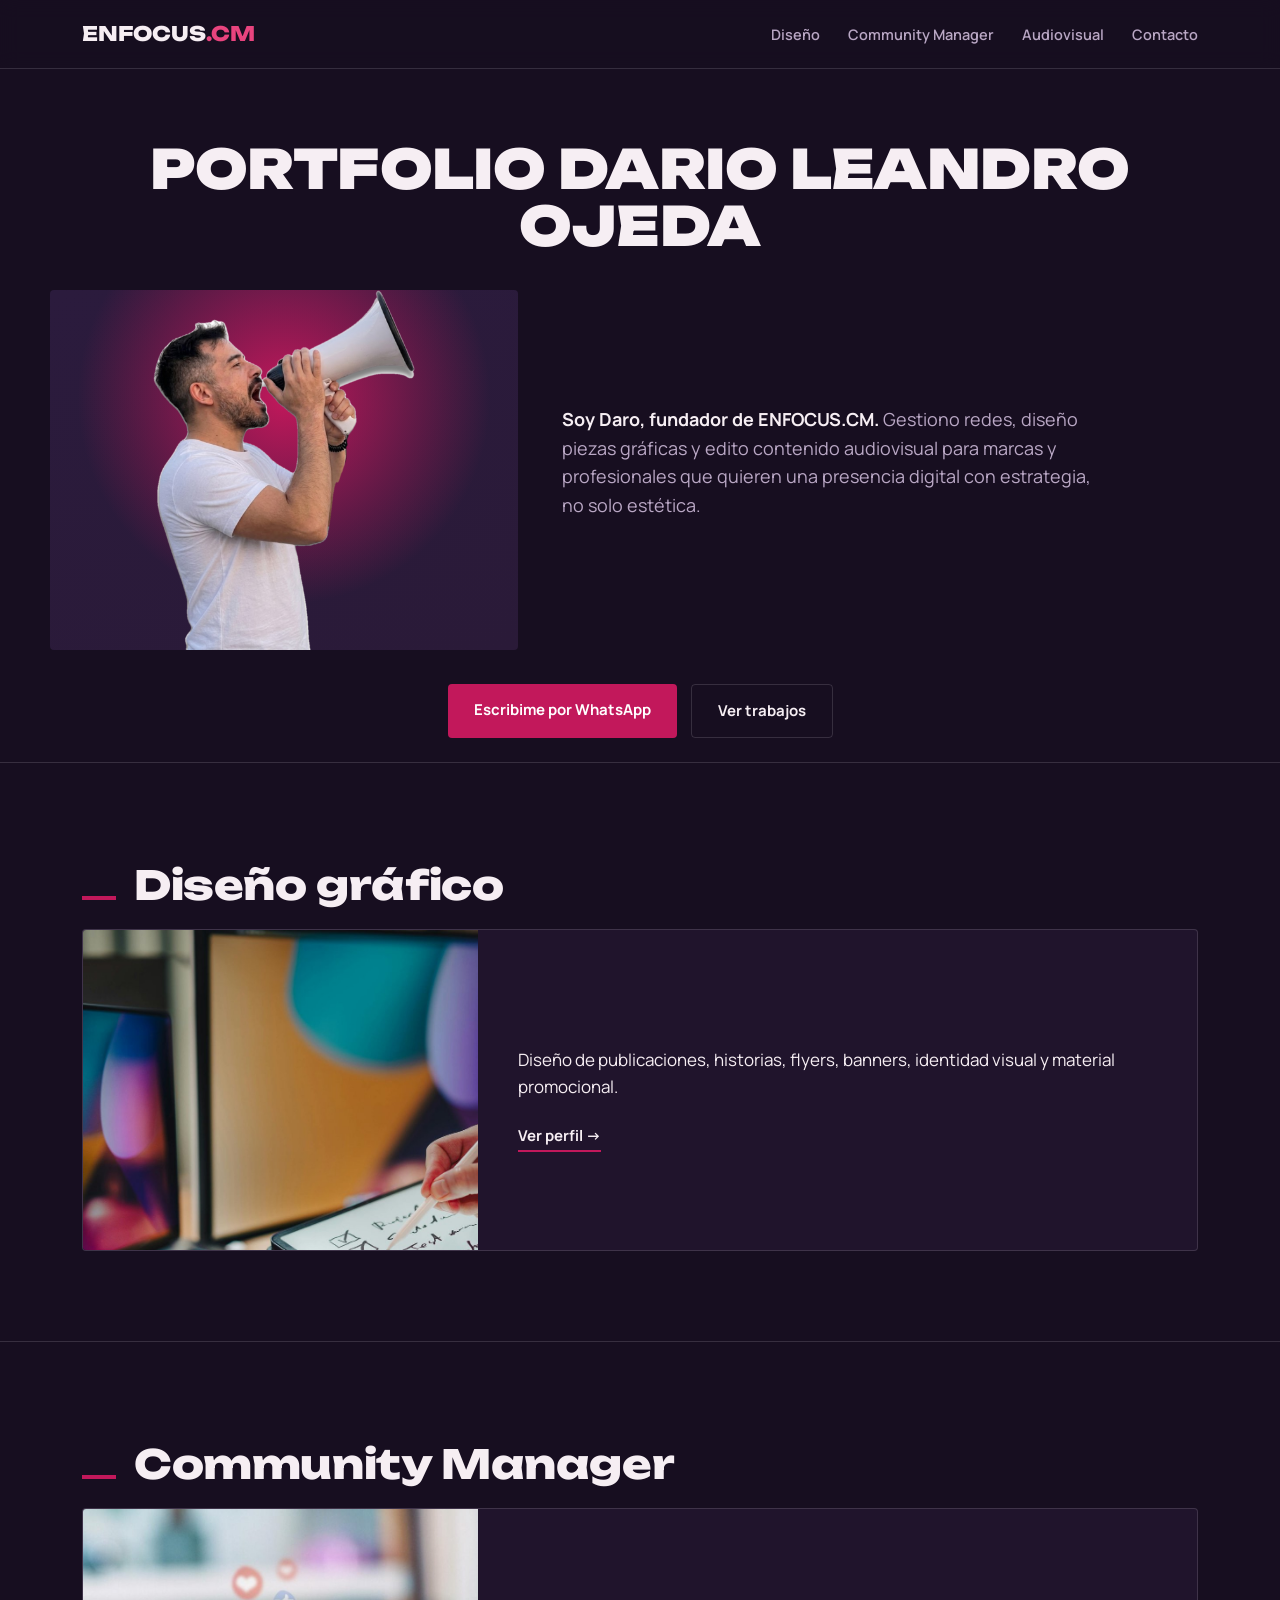
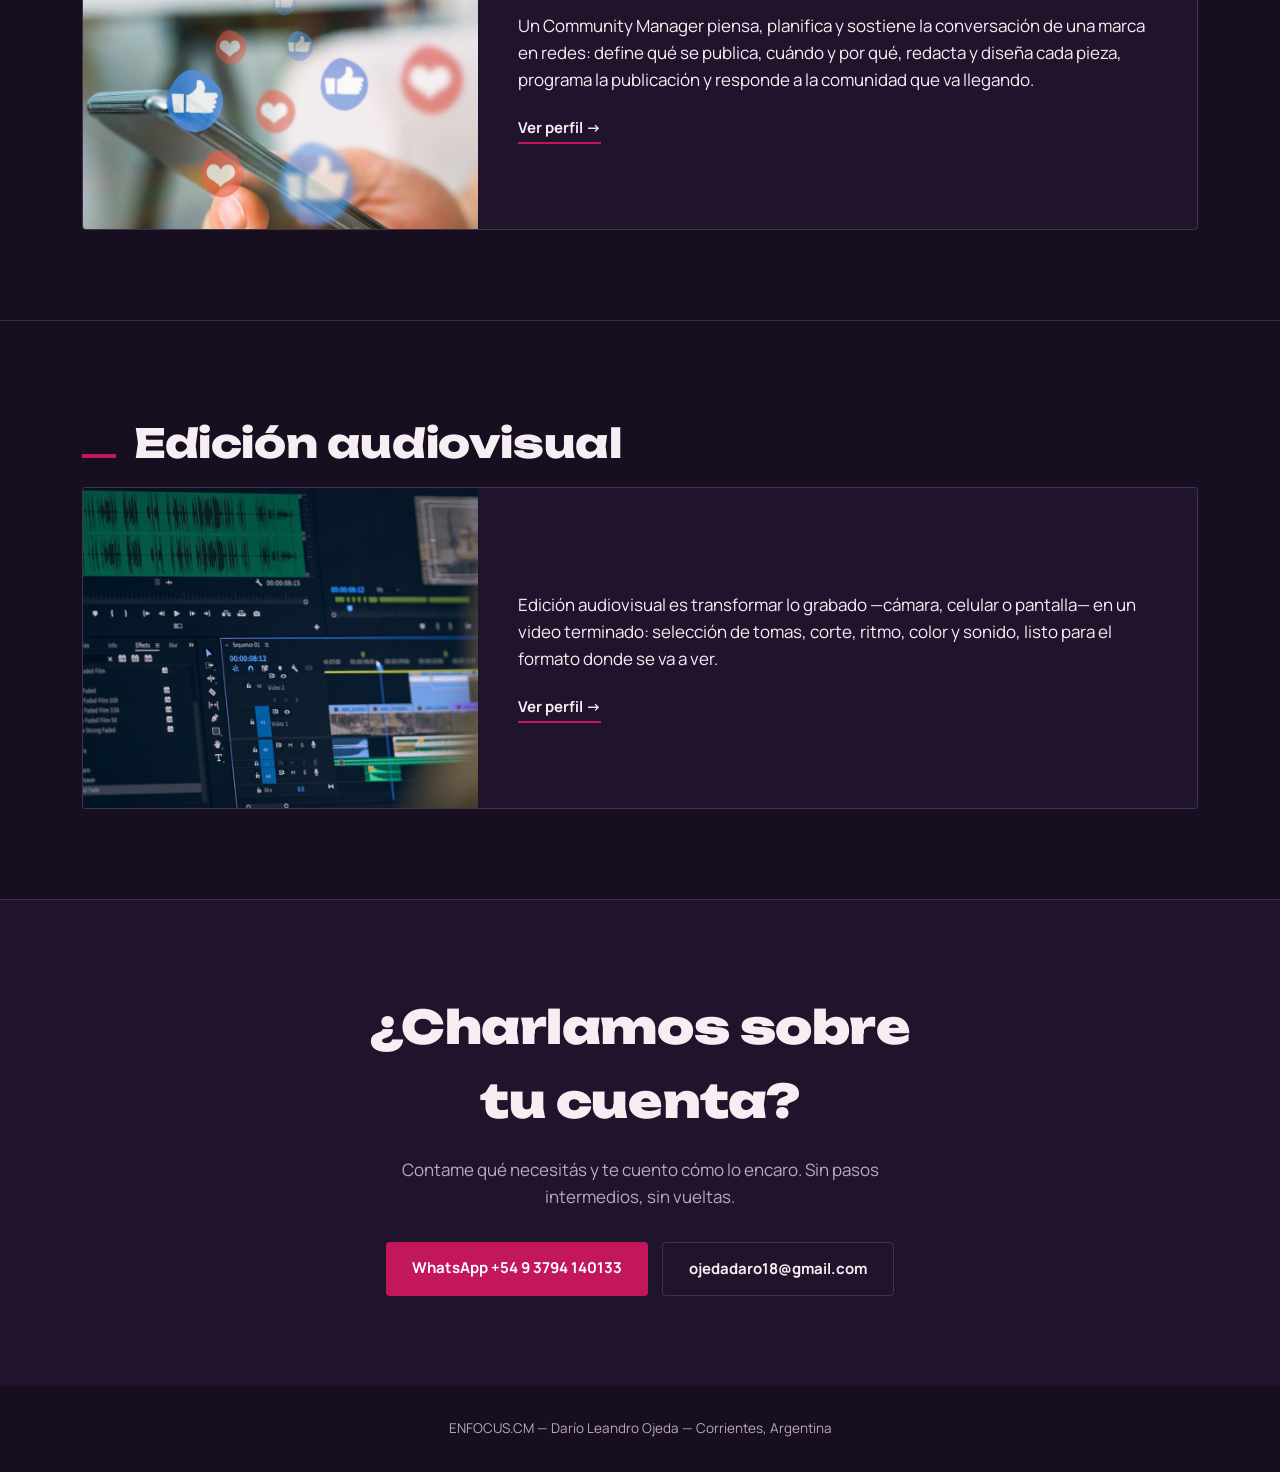
<file: index.html>
<!DOCTYPE html>
<html lang="es-AR">
<head>
<meta charset="UTF-8">
<meta name="viewport" content="width=device-width, initial-scale=1.0">
<title>Portfolio Darío Leandro Ojeda — ENFOCUS.CM</title>
<meta name="description" content="Portafolio de Darío Ojeda (ENFOCUS.CM) — diseño gráfico, gestión de redes y edición audiovisual para marcas y profesionales.">
<link rel="preconnect" href="https://fonts.googleapis.com">
<link rel="preconnect" href="https://fonts.gstatic.com" crossorigin>
<link href="https://fonts.googleapis.com/css2?family=Unbounded:wght@400;600;800;900&family=Manrope:wght@400;500;600;700;800&display=swap" rel="stylesheet">
<link rel="stylesheet" href="./assets/style.css">
</head>
<body>

<header>
  <div class="nav-inner">
    <a class="wordmark" href="#top">ENFOCUS<span>.CM</span></a>
    <nav>
      <ul>
        <li><a href="#diseno">Diseño</a></li>
        <li><a href="#community-manager">Community Manager</a></li>
        <li><a href="#audiovisual">Audiovisual</a></li>
        <li><a href="#contacto">Contacto</a></li>
      </ul>
    </nav>
  </div>
</header>

<main id="top">

  <!-- HERO + SOBRE MI -->
  <div class="hero wrap">
    <h1>PORTFOLIO DARIO LEANDRO OJEDA</h1>

    <div class="about-row" id="sobre-mi">
      <div class="about-photo">
        <img src="./assets/hero-daro.png" alt="Darío Ojeda, fundador de ENFOCUS.CM">
      </div>
      <p><strong>Soy Daro, fundador de ENFOCUS.CM.</strong> Gestiono redes, diseño piezas gráficas y edito contenido audiovisual para marcas y profesionales que quieren una presencia digital con estrategia, no solo estética.</p>
    </div>

    <div class="hero-ctas">
      <a class="btn btn-primary" href="https://wa.me/5493794140133" target="_blank" rel="noopener">Escribime por WhatsApp</a>
      <a class="btn btn-ghost" href="#diseno">Ver trabajos</a>
    </div>
  </div>

  <!-- DISEÑO GRÁFICO -->
  <section id="diseno">
    <div class="wrap">
      <div class="section-head">
        <span class="bar"></span>
        <h2>Diseño gráfico</h2>
      </div>

      <div class="service-card">
        <div class="shot"><img src="./assets/diseno-hero.jpg" alt="Diseño gráfico ENFOCUS.CM"></div>
        <div class="service-card-body">
          <p>Diseño de publicaciones, historias, flyers, banners, identidad visual y material promocional.</p>
          <a class="link" href="diseno.html" target="_blank" rel="noopener">Ver perfil →</a>
        </div>
      </div>
    </div>
  </section>

  <!-- COMMUNITY MANAGER -->
  <section id="community-manager">
    <div class="wrap">
      <div class="section-head">
        <span class="bar"></span>
        <h2>Community Manager</h2>
      </div>

      <div class="service-card">
        <div class="shot"><img src="./assets/cm-hero.jpg" alt="Community Manager ENFOCUS.CM"></div>
        <div class="service-card-body">
          <p>Un Community Manager piensa, planifica y sostiene la conversación de una marca en redes: define qué se publica, cuándo y por qué, redacta y diseña cada pieza, programa la publicación y responde a la comunidad que va llegando.</p>
          <a class="link" href="community-manager.html" target="_blank" rel="noopener">Ver perfil →</a>
        </div>
      </div>
    </div>
  </section>

  <!-- AUDIOVISUAL -->
  <section id="audiovisual">
    <div class="wrap">
      <div class="section-head">
        <span class="bar"></span>
        <h2>Edición audiovisual</h2>
      </div>

      <div class="service-card">
        <div class="shot"><img src="./assets/audiovisual-hero.jpg" alt="Edición audiovisual ENFOCUS.CM"></div>
        <div class="service-card-body">
          <p>Edición audiovisual es transformar lo grabado —cámara, celular o pantalla— en un video terminado: selección de tomas, corte, ritmo, color y sonido, listo para el formato donde se va a ver.</p>
          <a class="link" href="audiovisual.html" target="_blank" rel="noopener">Ver perfil →</a>
        </div>
      </div>
    </div>
  </section>

  <!-- CONTACTO -->
  <section id="contacto">
    <div class="wrap contact-inner">
      <h2>¿Charlamos sobre tu cuenta?</h2>
      <p>Contame qué necesitás y te cuento cómo lo encaro. Sin pasos intermedios, sin vueltas.</p>
      <div class="contact-ctas">
        <a class="btn btn-primary" href="https://wa.me/5493794140133" target="_blank" rel="noopener">WhatsApp +54 9 3794 140133</a>
        <a class="btn btn-ghost" href="mailto:ojedadaro18@gmail.com">ojedadaro18@gmail.com</a>
      </div>
    </div>
  </section>

</main>

<footer>
  <div class="wrap">ENFOCUS.CM — Darío Leandro Ojeda — Corrientes, Argentina</div>
</footer>

</body>
</html>
</file>
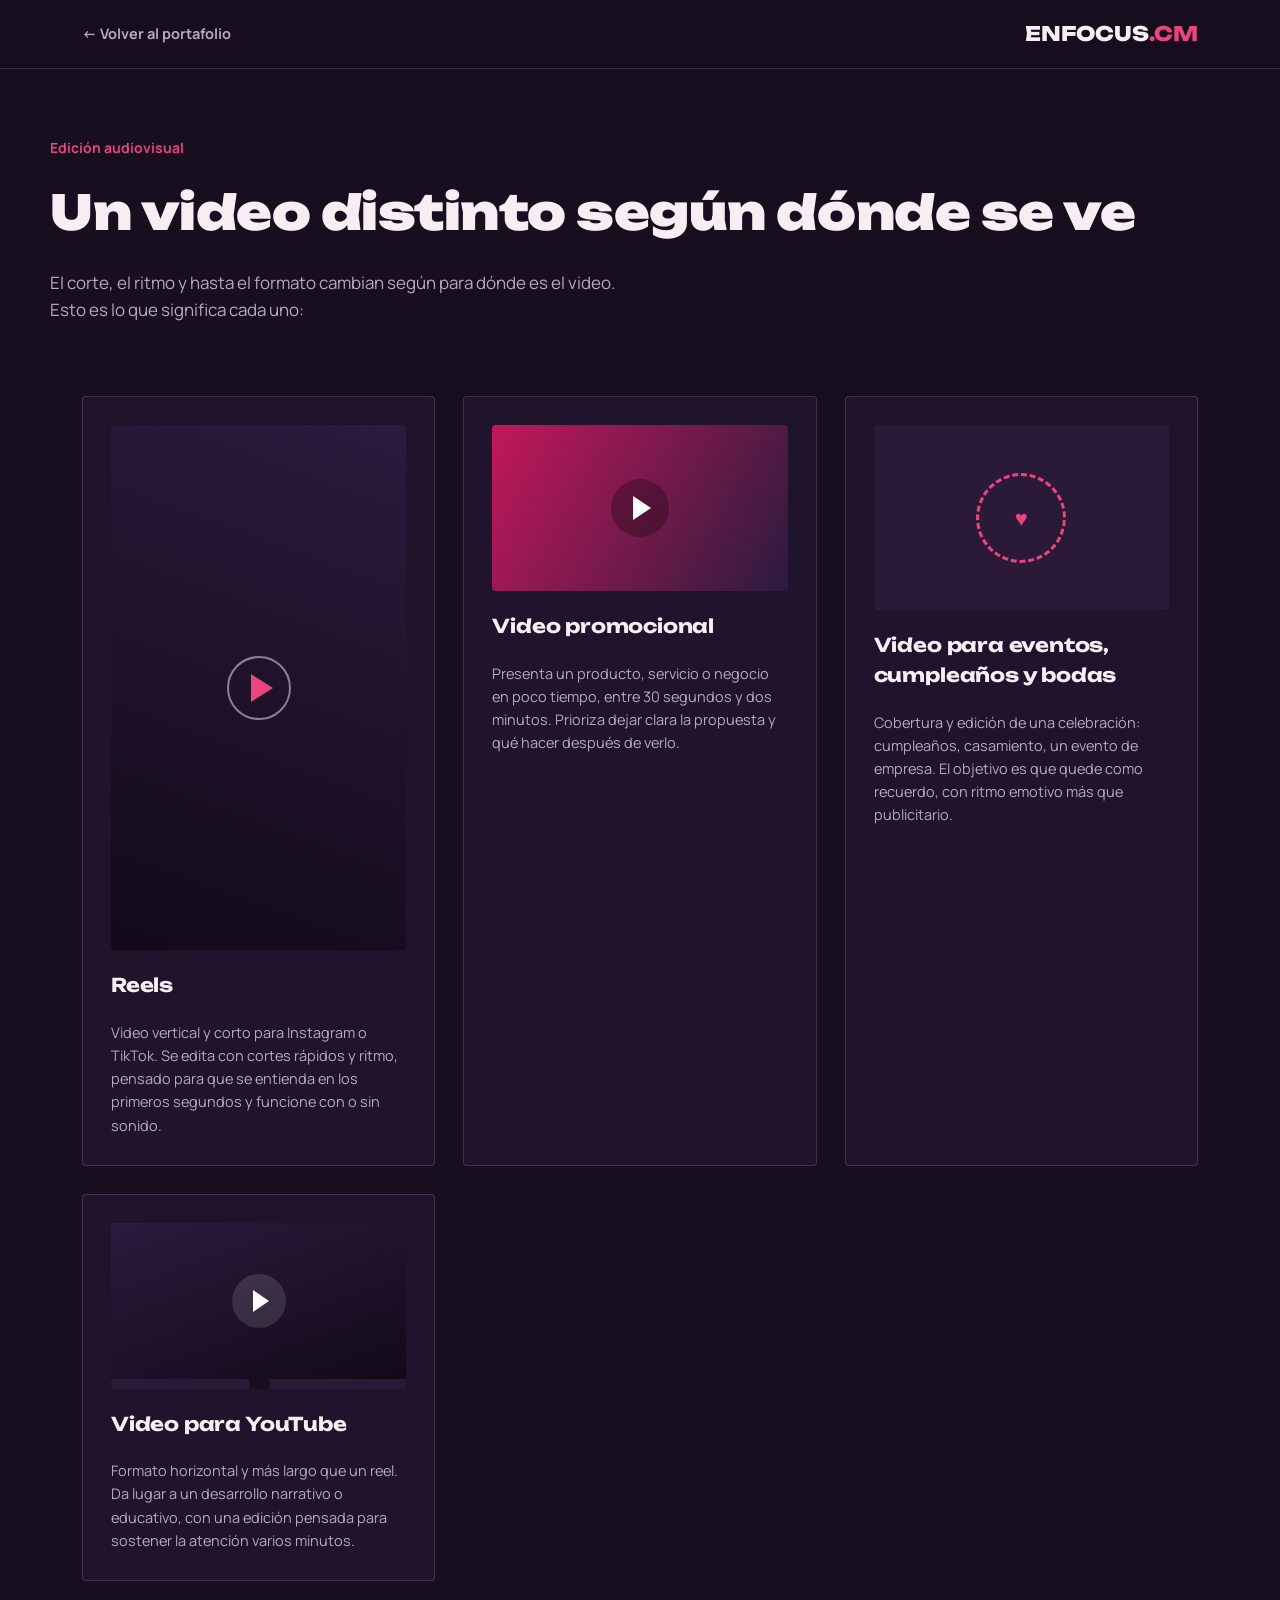
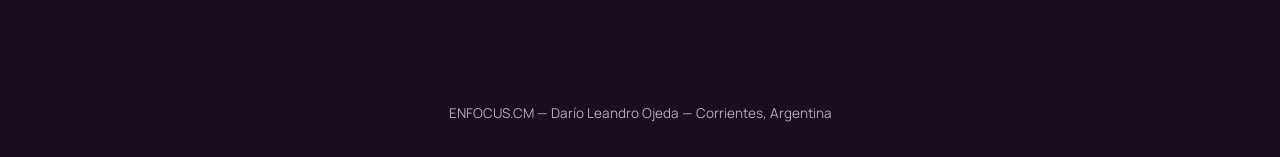
<file: audiovisual.html>
<!DOCTYPE html>
<html lang="es-AR">
<head>
<meta charset="UTF-8">
<meta name="viewport" content="width=device-width, initial-scale=1.0">
<title>Edición audiovisual — ENFOCUS.CM</title>
<meta name="description" content="Qué incluye la edición audiovisual: reels, video promocional, video de eventos y video para YouTube.">
<link rel="preconnect" href="https://fonts.googleapis.com">
<link rel="preconnect" href="https://fonts.gstatic.com" crossorigin>
<link href="https://fonts.googleapis.com/css2?family=Unbounded:wght@400;600;800;900&family=Manrope:wght@400;500;600;700;800&display=swap" rel="stylesheet">
<link rel="stylesheet" href="./assets/style.css">
</head>
<body>

<header>
  <div class="nav-inner">
    <a class="back-link" href="index.html">← Volver al portafolio</a>
    <a class="wordmark" href="index.html">ENFOCUS<span>.CM</span></a>
  </div>
</header>

<main>
  <div class="page-hero wrap">
    <span class="eyebrow">Edición audiovisual</span>
    <h1>Un video distinto según dónde se ve</h1>
    <p>El corte, el ritmo y hasta el formato cambian según para dónde es el video. Esto es lo que significa cada uno:</p>
  </div>

  <section style="border-top:none; padding-top:48px;">
    <div class="wrap">
      <div class="term-grid">

        <div class="term-card">
          <div class="mockup mockup-reel">
            <div class="ring"><div class="play"></div></div>
          </div>
          <h3>Reels</h3>
          <p>Video vertical y corto para Instagram o TikTok. Se edita con cortes rápidos y ritmo, pensado para que se entienda en los primeros segundos y funcione con o sin sonido.</p>
        </div>

        <div class="term-card">
          <div class="mockup mockup-promo">
            <div class="ring"><div class="play"></div></div>
          </div>
          <h3>Video promocional</h3>
          <p>Presenta un producto, servicio o negocio en poco tiempo, entre 30 segundos y dos minutos. Prioriza dejar clara la propuesta y qué hacer después de verlo.</p>
        </div>

        <div class="term-card">
          <div class="mockup mockup-event">
            <div class="arc"><span class="heart">♥</span></div>
          </div>
          <h3>Video para eventos, cumpleaños y bodas</h3>
          <p>Cobertura y edición de una celebración: cumpleaños, casamiento, un evento de empresa. El objetivo es que quede como recuerdo, con ritmo emotivo más que publicitario.</p>
        </div>

        <div class="term-card">
          <div class="mockup mockup-youtube">
            <div class="frame"><div class="ring"><div class="play"></div></div></div>
            <div class="bar"><span></span></div>
          </div>
          <h3>Video para YouTube</h3>
          <p>Formato horizontal y más largo que un reel. Da lugar a un desarrollo narrativo o educativo, con una edición pensada para sostener la atención varios minutos.</p>
        </div>

      </div>
    </div>
  </section>
</main>

<footer>
  <div class="wrap">ENFOCUS.CM — Darío Leandro Ojeda — Corrientes, Argentina</div>
</footer>

</body>
</html>
</file>
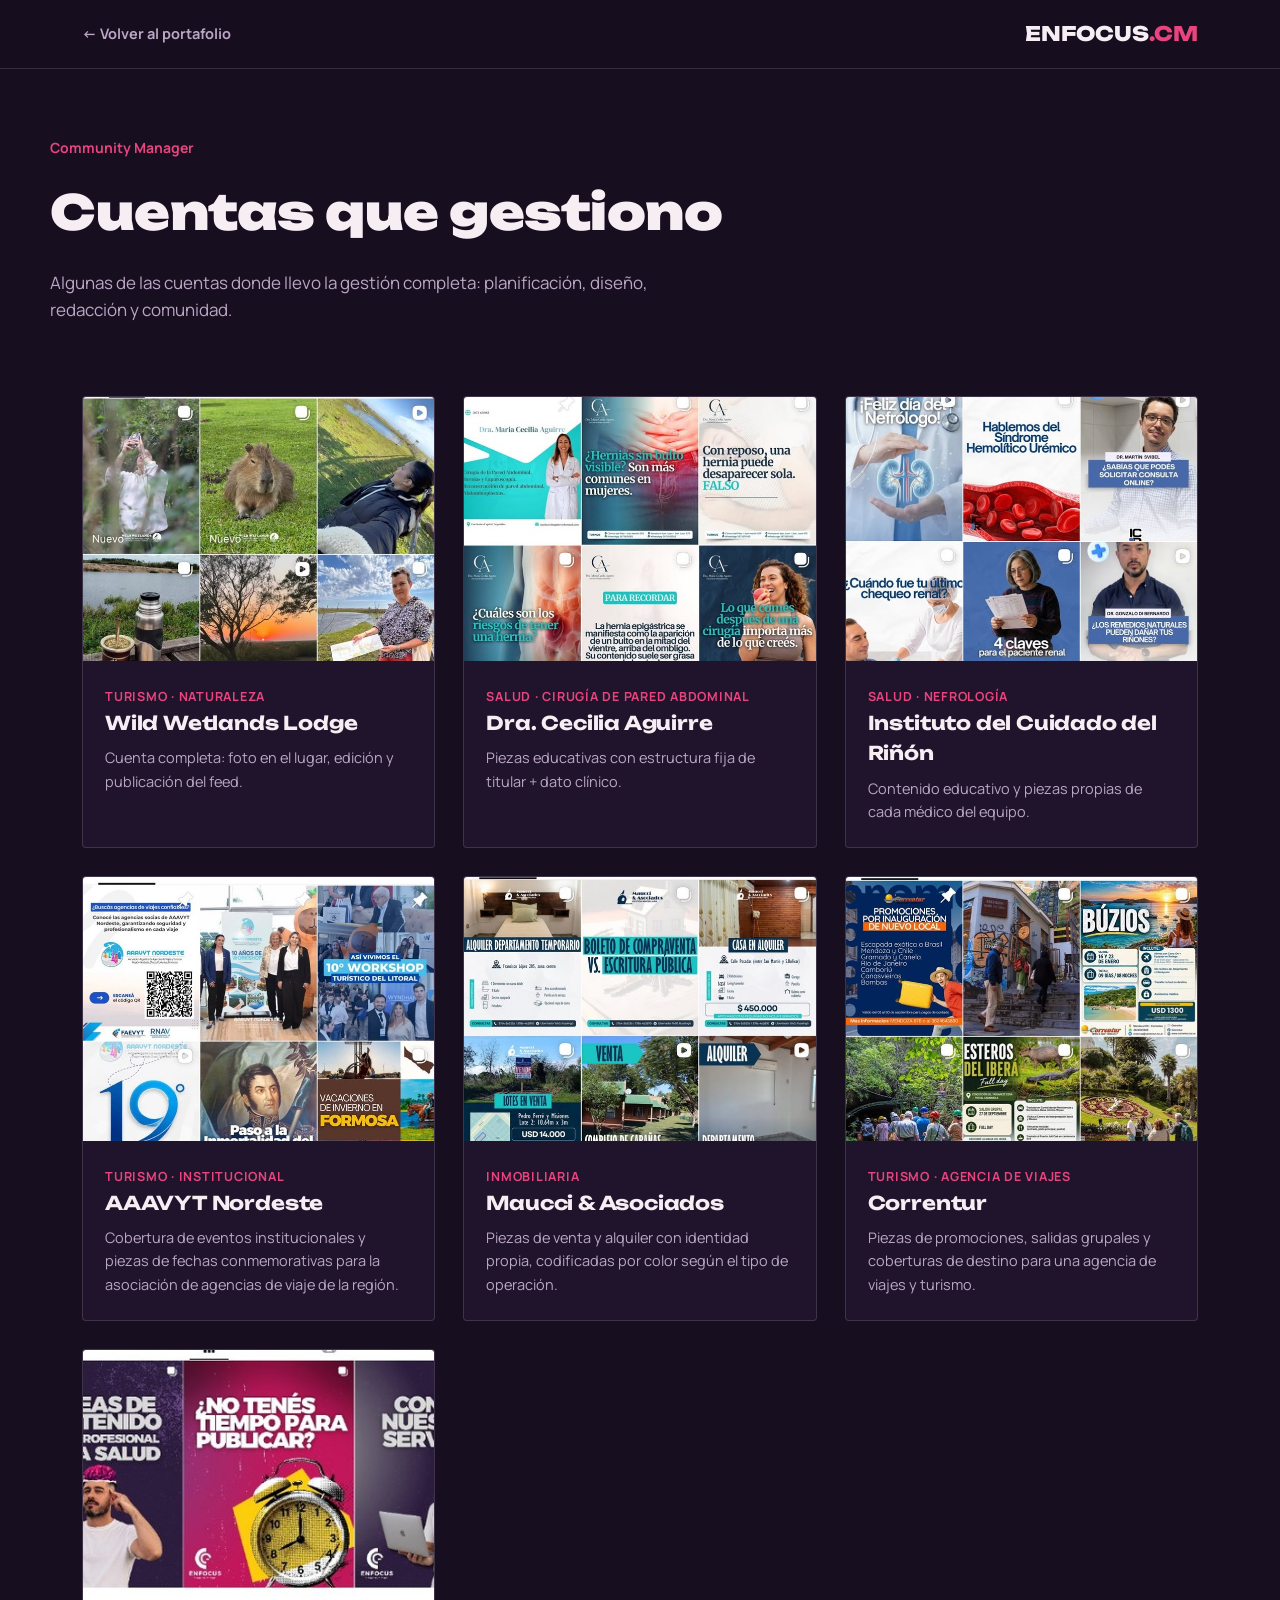
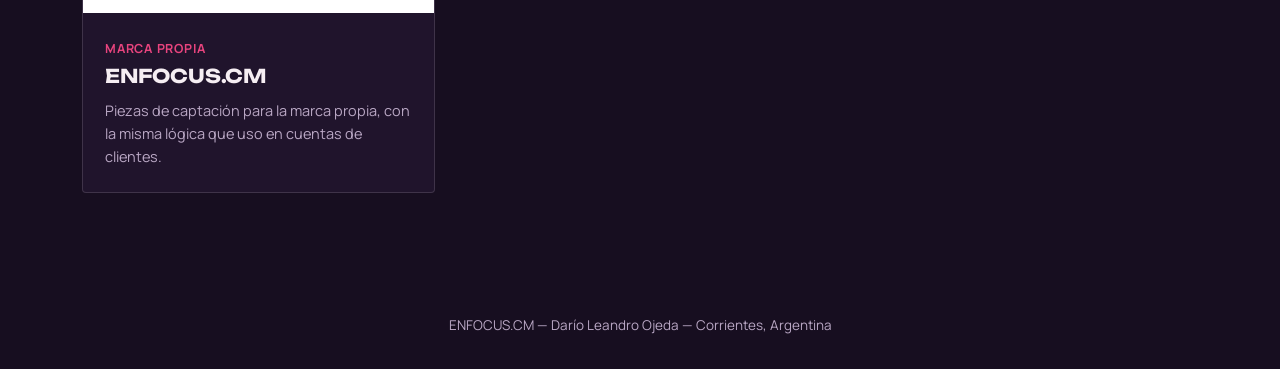
<file: community-manager.html>
<!DOCTYPE html>
<html lang="es-AR">
<head>
<meta charset="UTF-8">
<meta name="viewport" content="width=device-width, initial-scale=1.0">
<title>Community Manager — ENFOCUS.CM</title>
<meta name="description" content="Cuentas gestionadas por ENFOCUS.CM: turismo, salud, inmobiliaria y más.">
<link rel="preconnect" href="https://fonts.googleapis.com">
<link rel="preconnect" href="https://fonts.gstatic.com" crossorigin>
<link href="https://fonts.googleapis.com/css2?family=Unbounded:wght@400;600;800;900&family=Manrope:wght@400;500;600;700;800&display=swap" rel="stylesheet">
<link rel="stylesheet" href="./assets/style.css">
</head>
<body>

<header>
  <div class="nav-inner">
    <a class="back-link" href="index.html">← Volver al portafolio</a>
    <a class="wordmark" href="index.html">ENFOCUS<span>.CM</span></a>
  </div>
</header>

<main>
  <div class="page-hero wrap">
    <span class="eyebrow">Community Manager</span>
    <h1>Cuentas que gestiono</h1>
    <p>Algunas de las cuentas donde llevo la gestión completa: planificación, diseño, redacción y comunidad.</p>
  </div>

  <section style="border-top:none; padding-top:48px;">
    <div class="wrap">
      <div class="grid">

        <div class="card">
          <div class="shot"><img src="./assets/wild-wetlands-grid.jpg" alt="Feed de Wild Wetlands Lodge"></div>
          <div class="card-body">
            <span class="card-tag">Turismo · Naturaleza</span>
            <h3>Wild Wetlands Lodge</h3>
            <p>Cuenta completa: foto en el lugar, edición y publicación del feed.</p>
          </div>
        </div>

        <div class="card">
          <div class="shot"><img src="./assets/aguirre-grid.jpg" alt="Feed de Dra. Cecilia Aguirre"></div>
          <div class="card-body">
            <span class="card-tag">Salud · Cirugía de pared abdominal</span>
            <h3>Dra. Cecilia Aguirre</h3>
            <p>Piezas educativas con estructura fija de titular + dato clínico.</p>
          </div>
        </div>

        <div class="card">
          <div class="shot"><img src="./assets/icdr-grid.jpg" alt="Feed de ICDR"></div>
          <div class="card-body">
            <span class="card-tag">Salud · Nefrología</span>
            <h3>Instituto del Cuidado del Riñón</h3>
            <p>Contenido educativo y piezas propias de cada médico del equipo.</p>
          </div>
        </div>

        <div class="card">
          <div class="shot"><img src="./assets/aaavyt-grid.jpg" alt="Feed de AAAVYT Nordeste"></div>
          <div class="card-body">
            <span class="card-tag">Turismo · Institucional</span>
            <h3>AAAVYT Nordeste</h3>
            <p>Cobertura de eventos institucionales y piezas de fechas conmemorativas para la asociación de agencias de viaje de la región.</p>
          </div>
        </div>

        <div class="card">
          <div class="shot"><img src="./assets/maucci-grid.jpg" alt="Feed de Maucci & Asociados"></div>
          <div class="card-body">
            <span class="card-tag">Inmobiliaria</span>
            <h3>Maucci &amp; Asociados</h3>
            <p>Piezas de venta y alquiler con identidad propia, codificadas por color según el tipo de operación.</p>
          </div>
        </div>

        <div class="card">
          <div class="shot"><img src="./assets/correntur-grid.jpg" alt="Feed de Correntur"></div>
          <div class="card-body">
            <span class="card-tag">Turismo · Agencia de viajes</span>
            <h3>Correntur</h3>
            <p>Piezas de promociones, salidas grupales y coberturas de destino para una agencia de viajes y turismo.</p>
          </div>
        </div>

        <div class="card">
          <div class="shot"><img src="./assets/enfocus-strip.jpg" alt="Piezas de ENFOCUS.CM"></div>
          <div class="card-body">
            <span class="card-tag">Marca propia</span>
            <h3>ENFOCUS.CM</h3>
            <p>Piezas de captación para la marca propia, con la misma lógica que uso en cuentas de clientes.</p>
          </div>
        </div>

      </div>
    </div>
  </section>
</main>

<footer>
  <div class="wrap">ENFOCUS.CM — Darío Leandro Ojeda — Corrientes, Argentina</div>
</footer>

</body>
</html>
</file>
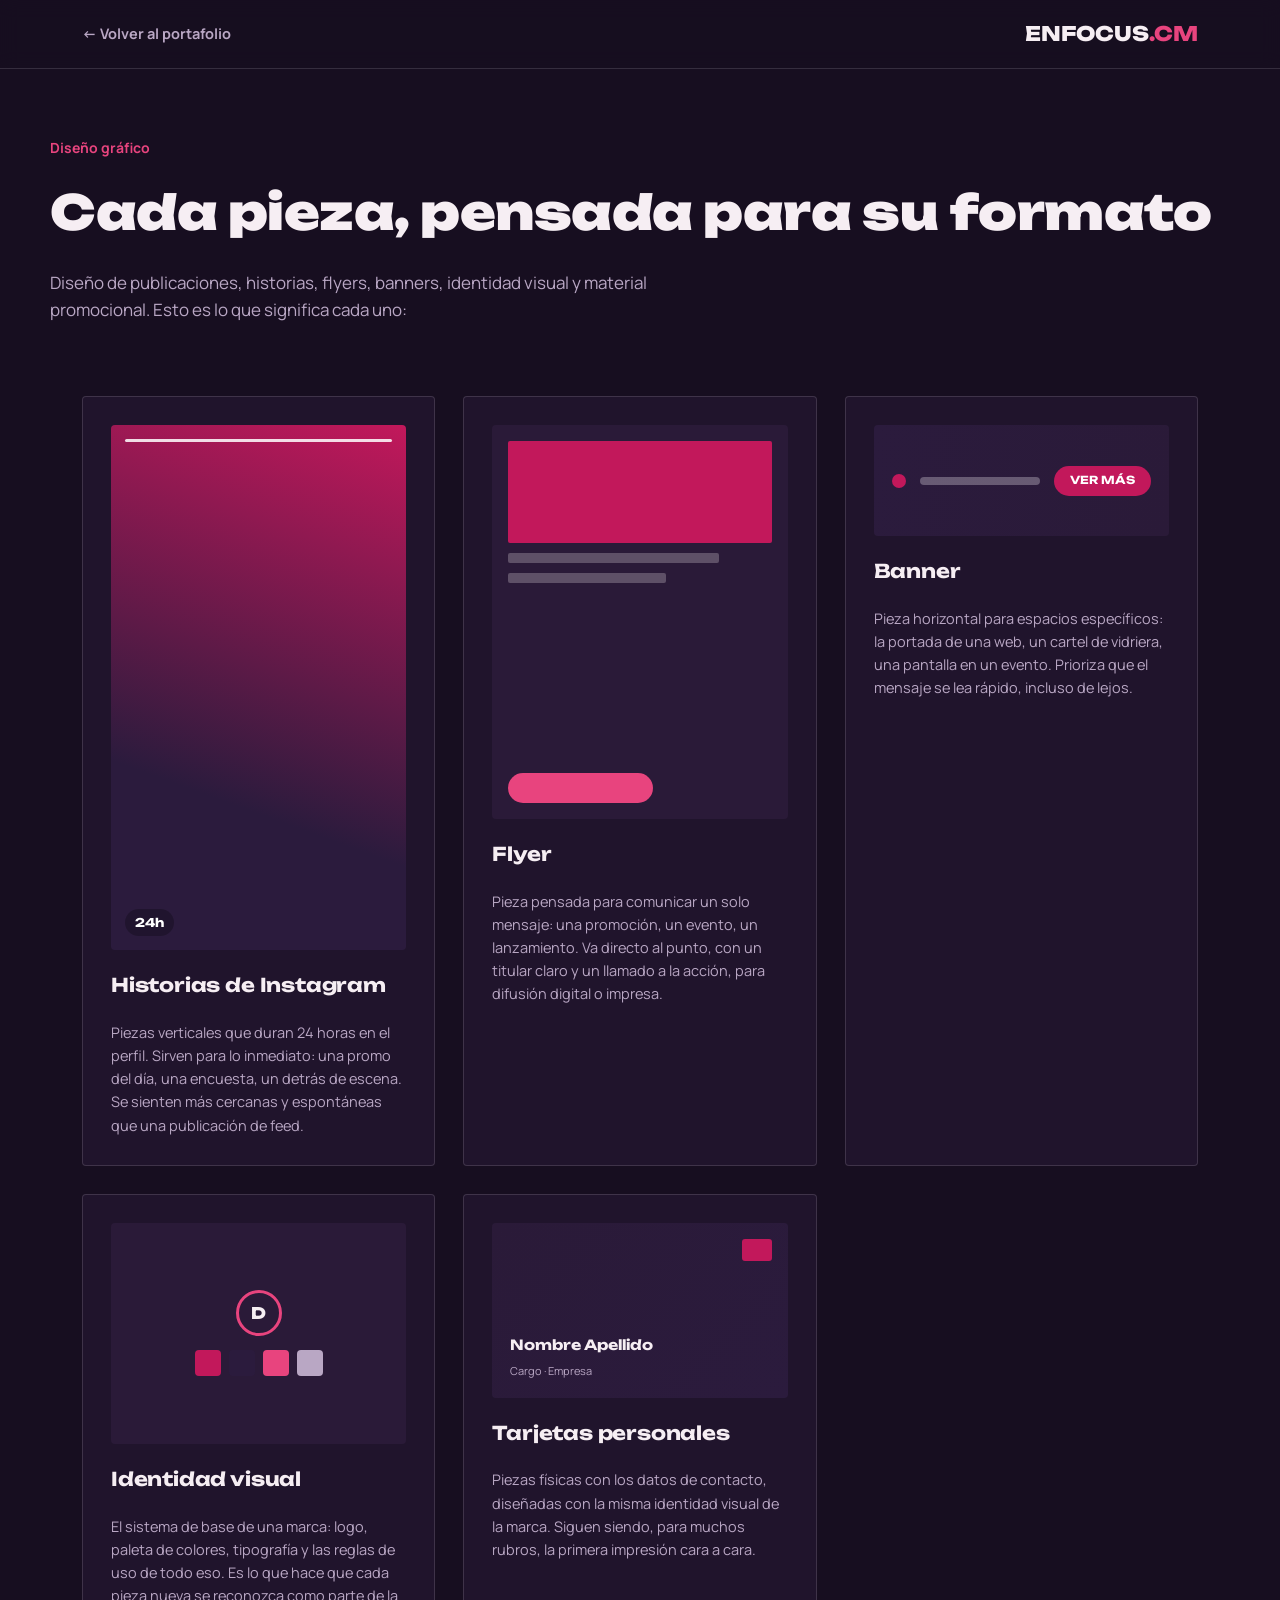
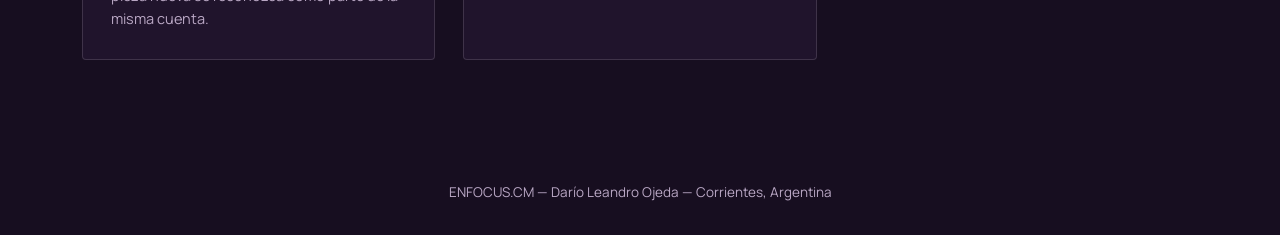
<file: diseno.html>
<!DOCTYPE html>
<html lang="es-AR">
<head>
<meta charset="UTF-8">
<meta name="viewport" content="width=device-width, initial-scale=1.0">
<title>Diseño gráfico — ENFOCUS.CM</title>
<meta name="description" content="Qué incluye el diseño gráfico: publicaciones, historias, flyers, banners, identidad visual y tarjetas personales.">
<link rel="preconnect" href="https://fonts.googleapis.com">
<link rel="preconnect" href="https://fonts.gstatic.com" crossorigin>
<link href="https://fonts.googleapis.com/css2?family=Unbounded:wght@400;600;800;900&family=Manrope:wght@400;500;600;700;800&display=swap" rel="stylesheet">
<link rel="stylesheet" href="./assets/style.css">
</head>
<body>

<header>
  <div class="nav-inner">
    <a class="back-link" href="index.html">← Volver al portafolio</a>
    <a class="wordmark" href="index.html">ENFOCUS<span>.CM</span></a>
  </div>
</header>

<main>
  <div class="page-hero wrap">
    <span class="eyebrow">Diseño gráfico</span>
    <h1>Cada pieza, pensada para su formato</h1>
    <p>Diseño de publicaciones, historias, flyers, banners, identidad visual y material promocional. Esto es lo que significa cada uno:</p>
  </div>

  <section style="border-top:none; padding-top:48px;">
    <div class="wrap">
      <div class="term-grid">

        <div class="term-card">
          <div class="mockup mockup-story"></div>
          <h3>Historias de Instagram</h3>
          <p>Piezas verticales que duran 24 horas en el perfil. Sirven para lo inmediato: una promo del día, una encuesta, un detrás de escena. Se sienten más cercanas y espontáneas que una publicación de feed.</p>
        </div>

        <div class="term-card">
          <div class="mockup mockup-flyer">
            <div class="bar1"></div>
            <div class="line w80"></div>
            <div class="line w60"></div>
            <div class="cta"></div>
          </div>
          <h3>Flyer</h3>
          <p>Pieza pensada para comunicar un solo mensaje: una promoción, un evento, un lanzamiento. Va directo al punto, con un titular claro y un llamado a la acción, para difusión digital o impresa.</p>
        </div>

        <div class="term-card">
          <div class="mockup mockup-banner">
            <span class="dot"></span>
            <span class="bline"></span>
            <span class="bcta">VER MÁS</span>
          </div>
          <h3>Banner</h3>
          <p>Pieza horizontal para espacios específicos: la portada de una web, un cartel de vidriera, una pantalla en un evento. Prioriza que el mensaje se lea rápido, incluso de lejos.</p>
        </div>

        <div class="term-card">
          <div class="mockup mockup-identity">
            <div class="mono">D</div>
            <div class="swatches">
              <span style="background:var(--fucsia)"></span>
              <span style="background:var(--violet)"></span>
              <span style="background:var(--fucsia-bright)"></span>
              <span style="background:var(--text-dim)"></span>
            </div>
          </div>
          <h3>Identidad visual</h3>
          <p>El sistema de base de una marca: logo, paleta de colores, tipografía y las reglas de uso de todo eso. Es lo que hace que cada pieza nueva se reconozca como parte de la misma cuenta.</p>
        </div>

        <div class="term-card">
          <div class="mockup mockup-card">
            <span class="chip"></span>
            <span class="name">Nombre Apellido</span>
            <span class="role">Cargo · Empresa</span>
          </div>
          <h3>Tarjetas personales</h3>
          <p>Piezas físicas con los datos de contacto, diseñadas con la misma identidad visual de la marca. Siguen siendo, para muchos rubros, la primera impresión cara a cara.</p>
        </div>

      </div>
    </div>
  </section>
</main>

<footer>
  <div class="wrap">ENFOCUS.CM — Darío Leandro Ojeda — Corrientes, Argentina</div>
</footer>

</body>
</html>
</file>
<file: assets/style.css>
:root{
  --bg: #170e20;
  --bg-panel: #20142c;
  --bg-panel-2: #2a1a38;
  --violet: #2B1B3D;
  --fucsia: #C2185B;
  --fucsia-bright: #e8447e;
  --text: #f6eef3;
  --text-dim: #b9a7c4;
  --line: rgba(246,238,243,0.14);
  --radius: 4px;
  --maxw: 1180px;
}

*{ box-sizing: border-box; }
html{ scroll-behavior: smooth; }

body{
  margin:0;
  background: var(--bg);
  color: var(--text);
  font-family: 'Manrope', sans-serif;
  font-size: 17px;
  line-height: 1.6;
  -webkit-font-smoothing: antialiased;
}

h1,h2,h3, .wordmark{
  font-family: 'Unbounded', sans-serif;
  margin: 0;
  letter-spacing: -0.01em;
}

a{ color: inherit; }
img{ max-width: 100%; display:block; }

.wrap{
  max-width: var(--maxw);
  margin: 0 auto;
  padding: 0 32px;
}

/* ---------- Header ---------- */
header{
  position: sticky;
  top: 0;
  z-index: 50;
  background: rgba(23,14,32,0.86);
  backdrop-filter: blur(10px);
  border-bottom: 1px solid var(--line);
}
.nav-inner{
  max-width: var(--maxw);
  margin: 0 auto;
  padding: 18px 32px;
  display:flex;
  align-items:center;
  justify-content: space-between;
  gap: 24px;
}
.wordmark{
  font-size: 20px;
  font-weight: 800;
  color: var(--text);
  text-decoration: none;
  white-space: nowrap;
}
.wordmark span{ color: var(--fucsia-bright); }
nav ul{
  list-style:none;
  display:flex;
  gap: 28px;
  margin:0;
  padding:0;
  flex-wrap: wrap;
}
nav a{
  text-decoration:none;
  font-size: 14.5px;
  font-weight: 600;
  color: var(--text-dim);
  transition: color .15s ease;
}
nav a:hover{ color: var(--text); }
.back-link{
  text-decoration:none;
  font-size: 14.5px;
  font-weight: 700;
  color: var(--text-dim);
  display:flex;
  align-items:center;
  gap: 8px;
}
.back-link:hover{ color: var(--text); }

/* ---------- Hero ---------- */
.hero{
  padding: 72px 0 24px;
  overflow: hidden;
  text-align:center;
}
.hero h1{
  font-size: clamp(30px, 5.6vw, 54px);
  font-weight: 900;
  line-height: 1.05;
  color: var(--text);
}

.about-row{
  margin-top: 36px;
  display:grid;
  grid-template-columns: 0.7fr 1fr;
  gap: 44px;
  align-items:center;
  text-align:left;
}
.about-row .about-photo{
  background: radial-gradient(circle at 50% 30%, var(--fucsia) 0%, transparent 60%), linear-gradient(160deg, var(--violet), var(--bg-panel-2));
  border-radius: var(--radius);
  display:flex;
  align-items:flex-end;
  justify-content:center;
  overflow:hidden;
  min-height: 360px;
}
.about-row .about-photo img{ max-height: 360px; width:auto; }
.about-row p{
  font-size: 18px;
  color: var(--text-dim);
  max-width: 50ch;
  margin: 0 0 16px;
}
.about-row strong{ color: var(--text); }
.about-facts{
  margin-top: 24px;
  display:flex;
  gap: 32px;
  flex-wrap: wrap;
}
.about-facts div{ min-width: 140px; }
.about-facts .fact-label{
  font-size: 12.5px;
  color: var(--text-dim);
  text-transform: uppercase;
  letter-spacing: .06em;
  margin-bottom: 6px;
}
.about-facts .fact-value{
  font-family:'Unbounded';
  font-size: 15px;
  font-weight: 600;
}

.hero-ctas{
  margin-top: 34px;
  display:flex;
  gap: 14px;
  flex-wrap: wrap;
  justify-content:center;
}
.btn{
  display:inline-block;
  padding: 14px 26px;
  border-radius: var(--radius);
  font-weight: 700;
  font-size: 15px;
  text-decoration:none;
  transition: transform .15s ease, background .15s ease;
}
.btn:hover{ transform: translateY(-2px); }
.btn-primary{
  background: var(--fucsia);
  color: #fff;
}
.btn-primary:hover{ background: var(--fucsia-bright); }
.btn-ghost{
  border: 1px solid var(--line);
  color: var(--text);
}
.btn-ghost:hover{ border-color: var(--fucsia-bright); }

/* ---------- Section shell ---------- */
section{
  padding: 90px 0;
  border-top: 1px solid var(--line);
}
.section-head{
  display:flex;
  align-items: baseline;
  gap: 18px;
  margin-bottom: 12px;
}
.section-head .bar{
  width: 34px;
  height: 4px;
  background: var(--fucsia);
  flex: none;
}
.section-head h2{
  font-size: clamp(28px, 3.6vw, 40px);
  font-weight: 800;
}
.section-intro{
  max-width: 62ch;
  color: var(--text-dim);
  margin: 18px 0 44px;
  font-size: 16.5px;
}

/* ---------- Single service card (index) ---------- */
.service-card{
  background: var(--bg-panel);
  border: 1px solid var(--line);
  border-radius: var(--radius);
  overflow: hidden;
  display:grid;
  grid-template-columns: 0.55fr 1fr;
}
.service-card .shot{
  overflow:hidden;
  background: var(--violet);
  max-height: 320px;
  align-self: center;
}
.service-card .shot img{
  width:100%;
  height:100%;
  object-fit: cover;
}
.service-card-body{
  padding: 40px;
  display:flex;
  flex-direction:column;
  justify-content:center;
}
.service-card .link{
  font-size: 15px;
  font-weight: 700;
  text-decoration: none;
  color: var(--text);
  border-bottom: 2px solid var(--fucsia);
  align-self: flex-start;
  padding-bottom: 2px;
  margin-top: 6px;
}
@media (max-width: 720px){
  .service-card{ grid-template-columns: 1fr; }
  .service-card .shot{ max-height: 200px; }
}

/* ---------- Work gallery (community-manager.html) ---------- */
.grid{
  display:grid;
  grid-template-columns: repeat(auto-fit, minmax(280px, 1fr));
  gap: 28px;
}
.card{
  background: var(--bg-panel);
  border: 1px solid var(--line);
  border-radius: var(--radius);
  overflow: hidden;
  display:flex;
  flex-direction: column;
}
.card .shot{
  aspect-ratio: 4/3;
  overflow:hidden;
  background: var(--violet);
}
.card .shot img{
  width:100%;
  height:100%;
  object-fit: cover;
  object-position: top;
}
.card-body{
  padding: 20px 22px 24px;
}
.card-tag{
  font-size: 12.5px;
  font-weight: 700;
  color: var(--fucsia-bright);
  text-transform: uppercase;
  letter-spacing: .06em;
  margin-bottom: 8px;
}
.card h3{
  font-size: 19px;
  font-weight: 700;
  margin-bottom: 8px;
}
.card p{
  color: var(--text-dim);
  font-size: 14.5px;
  margin: 0;
}

/* ---------- Term cards (diseno.html / audiovisual.html) ---------- */
.term-grid{
  display:grid;
  grid-template-columns: repeat(auto-fit, minmax(260px, 1fr));
  gap: 28px;
}
.term-card{
  background: var(--bg-panel);
  border: 1px solid var(--line);
  border-radius: var(--radius);
  padding: 28px;
  display:flex;
  flex-direction:column;
  gap: 20px;
}
.term-card h3{
  font-size: 19px;
  font-weight: 700;
}
.term-card p{
  color: var(--text-dim);
  font-size: 14.5px;
  margin:0;
}
.mockup{
  position:relative;
  border-radius: var(--radius);
  overflow:hidden;
  background: var(--violet);
  display:flex;
  align-items:center;
  justify-content:center;
}

/* Historias: vertical phone frame */
.mockup-story{
  aspect-ratio: 9/16;
  background: linear-gradient(200deg, var(--fucsia) 0%, var(--violet) 70%);
  padding: 14px;
}
.mockup-story::before{
  content:"";
  position:absolute;
  top: 14px; left:14px; right:14px;
  height: 3px;
  background: rgba(255,255,255,0.85);
  border-radius: 2px;
}
.mockup-story::after{
  content:"24h";
  position:absolute;
  bottom: 14px; left: 14px;
  font-family:'Unbounded';
  font-size: 12px;
  font-weight: 700;
  color: #fff;
  background: rgba(0,0,0,0.25);
  padding: 4px 10px;
  border-radius: 20px;
}

/* Flyer: portrait piece with header + lines */
.mockup-flyer{
  aspect-ratio: 3/4;
  background: var(--bg-panel-2);
  flex-direction: column;
  align-items: stretch;
  padding: 16px;
  gap: 10px;
}
.mockup-flyer .bar1{ height: 28%; background: var(--fucsia); border-radius: 2px; }
.mockup-flyer .line{ height: 10px; background: rgba(246,238,243,0.25); border-radius: 2px; }
.mockup-flyer .line.w60{ width: 60%; }
.mockup-flyer .line.w80{ width: 80%; }
.mockup-flyer .cta{ margin-top: auto; height: 30px; width: 55%; background: var(--fucsia-bright); border-radius: 20px; }

/* Banner: wide piece */
.mockup-banner{
  aspect-ratio: 16/6;
  background: linear-gradient(100deg, var(--violet), var(--bg-panel-2));
  gap: 14px;
  padding: 0 18px;
}
.mockup-banner .dot{ width:14px; height:14px; border-radius:50%; background: var(--fucsia); flex: none; }
.mockup-banner .bline{ height:8px; flex:1; background: rgba(246,238,243,0.3); border-radius: 4px; }
.mockup-banner .bcta{ flex:none; padding: 6px 16px; background: var(--fucsia); border-radius: 20px; font-size: 11px; font-weight:700; color:#fff; font-family:'Unbounded'; }

/* Identidad visual: swatches */
.mockup-identity{
  aspect-ratio: 4/3;
  background: var(--bg-panel-2);
  flex-direction: column;
  gap: 14px;
  padding: 20px;
}
.mockup-identity .mono{
  width: 46px; height:46px; border-radius: 50%;
  border: 3px solid var(--fucsia-bright);
  display:flex; align-items:center; justify-content:center;
  font-family:'Unbounded'; font-weight:800; font-size:16px;
}
.mockup-identity .swatches{ display:flex; gap: 8px; }
.mockup-identity .swatches span{ width: 26px; height: 26px; border-radius: 4px; }

/* Tarjetas personales */
.mockup-card{
  aspect-ratio: 16/9.5;
  background: linear-gradient(135deg, var(--bg-panel-2), var(--violet));
  flex-direction: column;
  align-items:flex-start;
  justify-content:flex-end;
  padding: 18px;
  gap: 6px;
}
.mockup-card .name{ font-family:'Unbounded'; font-weight:700; font-size:14px; }
.mockup-card .role{ font-size: 11px; color: var(--text-dim); }
.mockup-card .chip{ position:absolute; top:16px; right:16px; width:30px; height:22px; border-radius:3px; background: var(--fucsia); }

/* Reel: vertical with play */
.mockup-reel{ aspect-ratio: 9/16; background: linear-gradient(200deg, var(--violet), #120a19); }
.mockup-reel .play{
  width: 0; height:0;
  border-top: 14px solid transparent;
  border-bottom: 14px solid transparent;
  border-left: 22px solid var(--fucsia-bright);
  margin-left: 6px;
}
.mockup-reel .ring{
  position:absolute; width: 64px; height:64px; border-radius:50%;
  border: 2px solid rgba(246,238,243,0.5);
  display:flex; align-items:center; justify-content:center;
}

/* Video promocional: 16:9 */
.mockup-promo{ aspect-ratio: 16/9; background: linear-gradient(120deg, var(--fucsia), var(--violet)); }
.mockup-promo .ring{
  width: 58px; height:58px; border-radius:50%;
  background: rgba(0,0,0,0.28);
  display:flex; align-items:center; justify-content:center;
}
.mockup-promo .play{
  width: 0; height:0;
  border-top: 12px solid transparent;
  border-bottom: 12px solid transparent;
  border-left: 18px solid #fff;
  margin-left: 5px;
}

/* Evento / cumple / boda */
.mockup-event{ aspect-ratio: 16/10; background: var(--bg-panel-2); }
.mockup-event .arc{
  width: 90px; height: 90px;
  border-radius: 50%;
  border: 3px dashed var(--fucsia-bright);
  display:flex; align-items:center; justify-content:center;
}
.mockup-event .heart{
  font-family:'Unbounded'; color: var(--fucsia-bright); font-size: 22px;
}

/* Video para YouTube */
.mockup-youtube{ aspect-ratio: 16/9; background: var(--bg-panel-2); flex-direction:column; }
.mockup-youtube .frame{ flex:1; width:100%; display:flex; align-items:center; justify-content:center; background: linear-gradient(160deg, var(--violet), #120a19); }
.mockup-youtube .ring{
  width: 54px; height:54px; border-radius:50%;
  background: rgba(255,255,255,0.12);
  display:flex; align-items:center; justify-content:center;
}
.mockup-youtube .play{
  width: 0; height:0;
  border-top: 11px solid transparent;
  border-bottom: 11px solid transparent;
  border-left: 16px solid #fff;
  margin-left: 4px;
}
.mockup-youtube .bar{ height: 10px; background: var(--bg); display:flex; align-items:center; padding: 0 10px; }
.mockup-youtube .bar span{ height: 3px; width: 40%; background: var(--fucsia); border-radius: 2px; }

/* ---------- Contact ---------- */
#contacto{
  border-top: 1px solid var(--line);
  background: var(--bg-panel);
}
.contact-inner{
  text-align:center;
  max-width: 640px;
  margin: 0 auto;
}
.contact-inner h2{
  font-size: clamp(30px, 4.6vw, 46px);
  font-weight: 900;
}
.contact-inner p{
  color: var(--text-dim);
  margin: 18px 0 32px;
  font-size: 17px;
}
.contact-ctas{
  display:flex;
  justify-content:center;
  gap: 14px;
  flex-wrap: wrap;
}

footer{
  padding: 32px 0;
  text-align:center;
  color: var(--text-dim);
  font-size: 13.5px;
}

/* ---------- Subpage header ---------- */
.page-hero{
  padding: 64px 0 8px;
}
.page-hero .eyebrow{
  color: var(--fucsia-bright);
  font-weight: 700;
  font-size: 14px;
}
.page-hero h1{
  margin-top: 14px;
  font-size: clamp(30px, 5vw, 48px);
  font-weight: 900;
}
.page-hero p{
  margin-top: 18px;
  max-width: 60ch;
  color: var(--text-dim);
  font-size: 17px;
}

@media (max-width: 860px){
  .about-row{ grid-template-columns: 1fr; }
  .about-row .about-photo{ order: -1; }
  .about-row{ text-align:center; }
  .about-row p{ margin: 0 auto; }
  nav ul{ gap: 16px; }
  .wrap{ padding: 0 20px; }
  .nav-inner{ padding: 16px 20px; flex-direction: column; align-items:flex-start; gap: 12px; }
}
</file>
